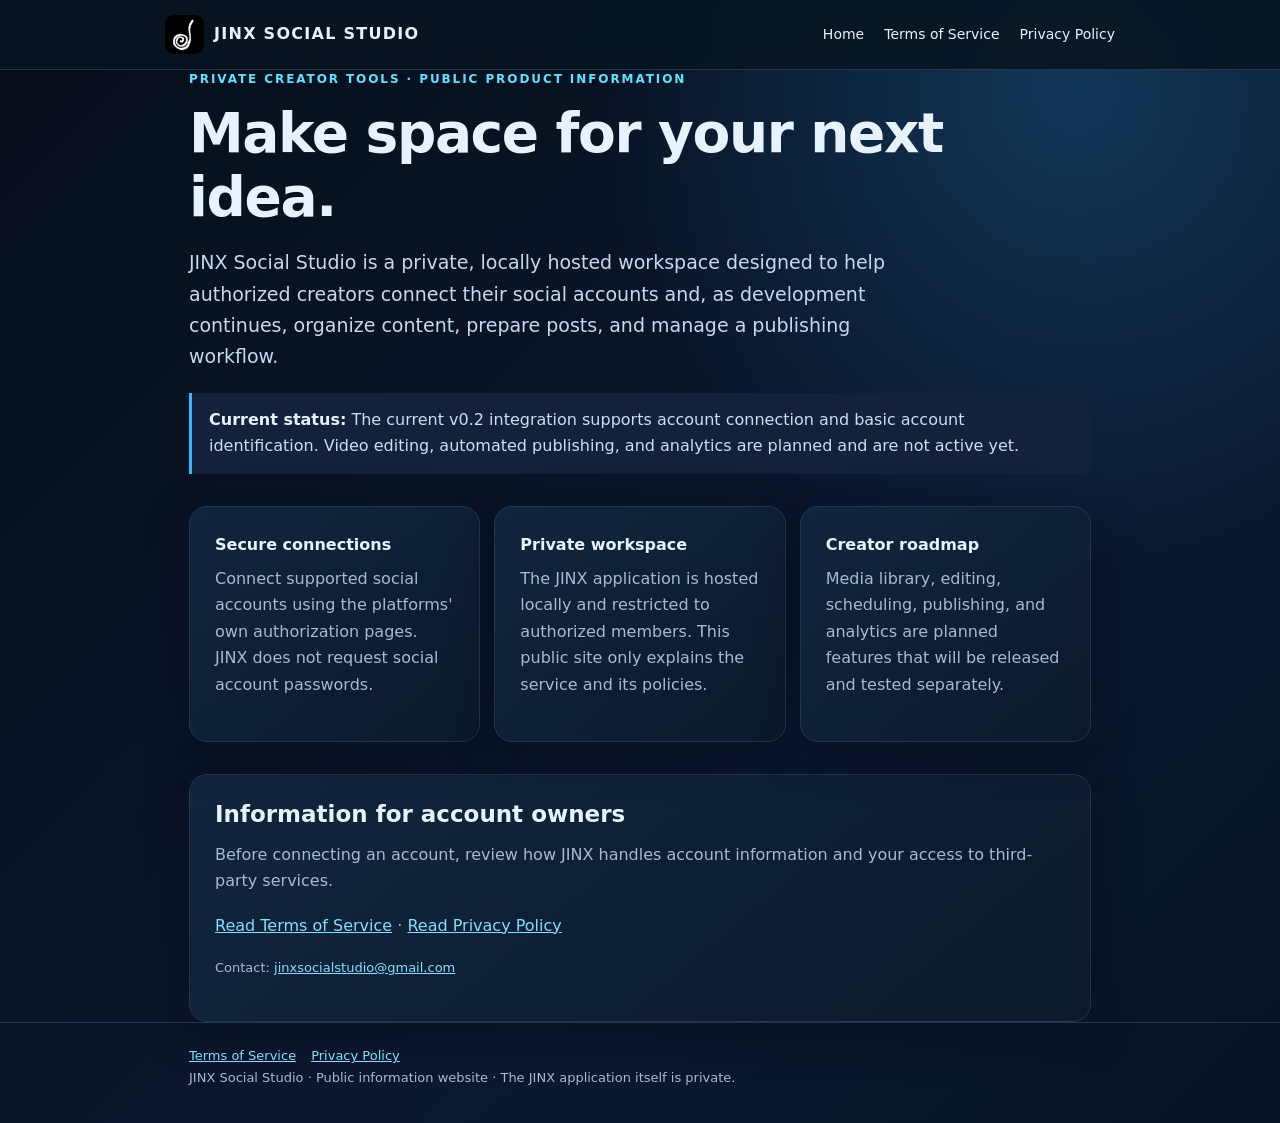
<file: index.html>
<!doctype html><html lang="en"><head><meta charset="utf-8"><meta name="viewport" content="width=device-width,initial-scale=1"><meta name="color-scheme" content="dark"><link rel="icon" href="jinx-icon.png" type="image/png"><link rel="stylesheet" href="styles.css"><title>Home | JINX Social Studio</title><meta name="description" content="JINX Social Studio public information and policies"></head><body><header><div class="shell nav"><a class="brand" href="index.html"><img src="jinx-icon.png" alt="JINX logo">JINX SOCIAL STUDIO</a><nav class="links" aria-label="Main navigation"><a href="index.html">Home</a><a href="terms.html">Terms of Service</a><a href="privacy.html">Privacy Policy</a></nav></div></header><main class="shell"><div class="eyebrow">Private creator tools · Public product information</div><h1>Make space for your next idea.</h1><p class="lead">JINX Social Studio is a private, locally hosted workspace designed to help authorized creators connect their social accounts and, as development continues, organize content, prepare posts, and manage a publishing workflow.</p><div class="callout"><strong>Current status:</strong> The current v0.2 integration supports account connection and basic account identification. Video editing, automated publishing, and analytics are planned and are not active yet.</div><div class="grid"><section class="panel"><div class="small-title">Secure connections</div><p>Connect supported social accounts using the platforms' own authorization pages. JINX does not request social account passwords.</p></section><section class="panel"><div class="small-title">Private workspace</div><p>The JINX application is hosted locally and restricted to authorized members. This public site only explains the service and its policies.</p></section><section class="panel"><div class="small-title">Creator roadmap</div><p>Media library, editing, scheduling, publishing, and analytics are planned features that will be released and tested separately.</p></section></div><section class="panel"><h2 style="margin-top:0">Information for account owners</h2><p>Before connecting an account, review how JINX handles account information and your access to third-party services.</p><p><a href="terms.html">Read Terms of Service</a> · <a href="privacy.html">Read Privacy Policy</a></p><p class="muted">Contact: <a href="mailto:jinxsocialstudio@gmail.com">jinxsocialstudio@gmail.com</a></p></section></main><footer><div class="shell"><div><a href="terms.html">Terms of Service</a><a href="privacy.html">Privacy Policy</a></div><div>JINX Social Studio · Public information website · The JINX application itself is private.</div></div></footer></body></html>
</file>
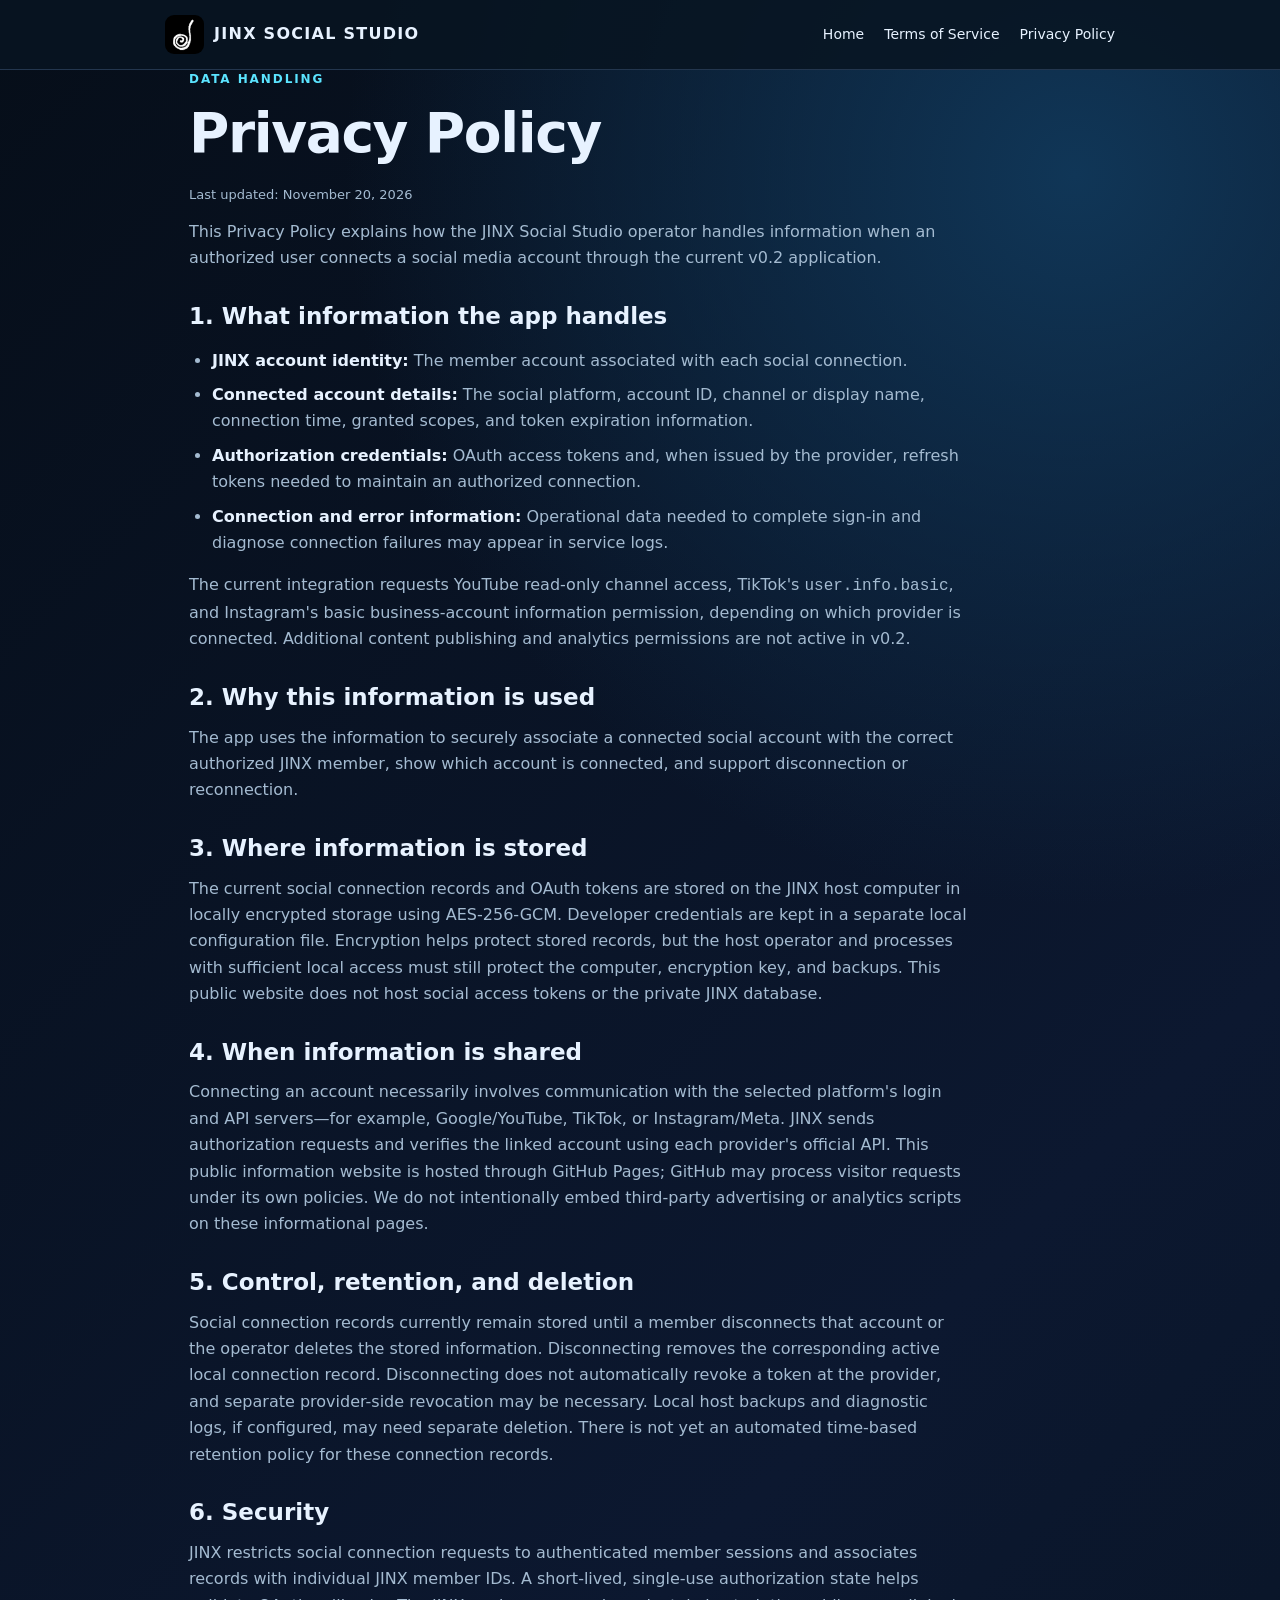
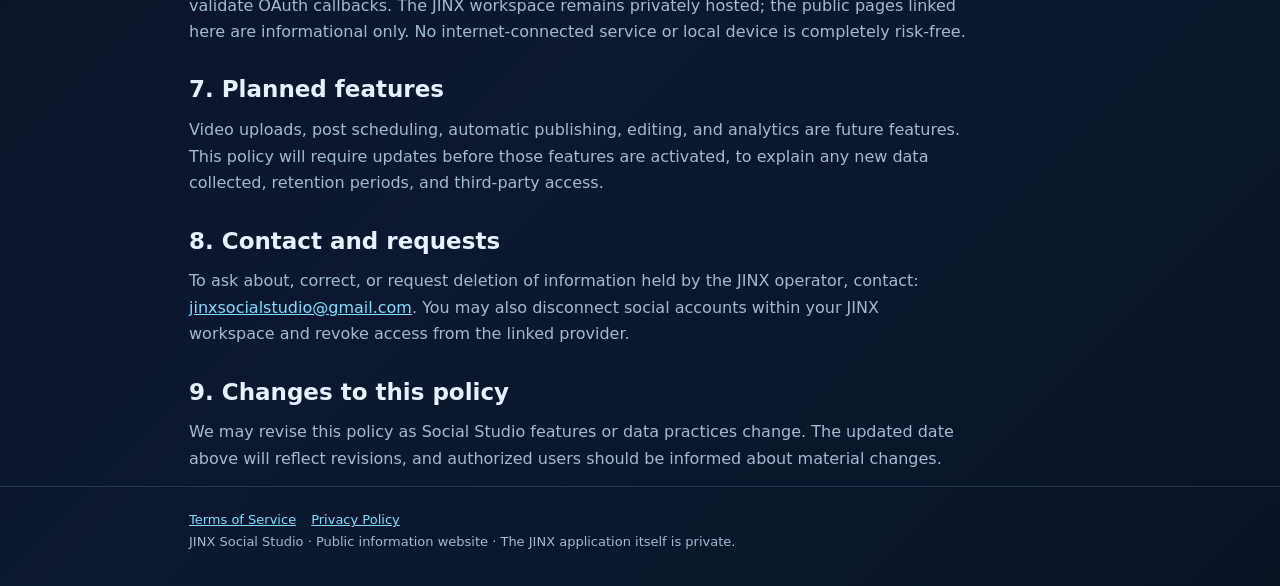
<file: privacy.html>
<!doctype html><html lang="en"><head><meta charset="utf-8"><meta name="viewport" content="width=device-width,initial-scale=1"><meta name="color-scheme" content="dark"><link rel="icon" href="jinx-icon.png" type="image/png"><link rel="stylesheet" href="styles.css"><title>Privacy Policy | JINX Social Studio</title><meta name="description" content="JINX Social Studio public information and policies"></head><body><header><div class="shell nav"><a class="brand" href="index.html"><img src="jinx-icon.png" alt="JINX logo">JINX SOCIAL STUDIO</a><nav class="links" aria-label="Main navigation"><a href="index.html">Home</a><a href="terms.html">Terms of Service</a><a href="privacy.html">Privacy Policy</a></nav></div></header><main class="shell"><div class="content"><div class="eyebrow">Data handling</div><h1>Privacy Policy</h1><p class="muted">Last updated: November 20, 2026</p><p>This Privacy Policy explains how the JINX Social Studio operator handles information when an authorized user connects a social media account through the current v0.2 application.</p><h2>1. What information the app handles</h2><ul><li><strong>JINX account identity:</strong> The member account associated with each social connection.</li><li><strong>Connected account details:</strong> The social platform, account ID, channel or display name, connection time, granted scopes, and token expiration information.</li><li><strong>Authorization credentials:</strong> OAuth access tokens and, when issued by the provider, refresh tokens needed to maintain an authorized connection.</li><li><strong>Connection and error information:</strong> Operational data needed to complete sign-in and diagnose connection failures may appear in service logs.</li></ul><p>The current integration requests YouTube read-only channel access, TikTok's <code>user.info.basic</code>, and Instagram's basic business-account information permission, depending on which provider is connected. Additional content publishing and analytics permissions are not active in v0.2.</p><h2>2. Why this information is used</h2><p>The app uses the information to securely associate a connected social account with the correct authorized JINX member, show which account is connected, and support disconnection or reconnection.</p><h2>3. Where information is stored</h2><p>The current social connection records and OAuth tokens are stored on the JINX host computer in locally encrypted storage using AES-256-GCM. Developer credentials are kept in a separate local configuration file. Encryption helps protect stored records, but the host operator and processes with sufficient local access must still protect the computer, encryption key, and backups. This public website does not host social access tokens or the private JINX database.</p><h2>4. When information is shared</h2><p>Connecting an account necessarily involves communication with the selected platform's login and API servers—for example, Google/YouTube, TikTok, or Instagram/Meta. JINX sends authorization requests and verifies the linked account using each provider's official API. This public information website is hosted through GitHub Pages; GitHub may process visitor requests under its own policies. We do not intentionally embed third-party advertising or analytics scripts on these informational pages.</p><h2>5. Control, retention, and deletion</h2><p>Social connection records currently remain stored until a member disconnects that account or the operator deletes the stored information. Disconnecting removes the corresponding active local connection record. Disconnecting does not automatically revoke a token at the provider, and separate provider-side revocation may be necessary. Local host backups and diagnostic logs, if configured, may need separate deletion. There is not yet an automated time-based retention policy for these connection records.</p><h2>6. Security</h2><p>JINX restricts social connection requests to authenticated member sessions and associates records with individual JINX member IDs. A short-lived, single-use authorization state helps validate OAuth callbacks. The JINX workspace remains privately hosted; the public pages linked here are informational only. No internet-connected service or local device is completely risk-free.</p><h2>7. Planned features</h2><p>Video uploads, post scheduling, automatic publishing, editing, and analytics are future features. This policy will require updates before those features are activated, to explain any new data collected, retention periods, and third-party access.</p><h2>8. Contact and requests</h2><p>To ask about, correct, or request deletion of information held by the JINX operator, contact: <a href="mailto:jinxsocialstudio@gmail.com">jinxsocialstudio@gmail.com</a>. You may also disconnect social accounts within your JINX workspace and revoke access from the linked provider.</p><h2>9. Changes to this policy</h2><p>We may revise this policy as Social Studio features or data practices change. The updated date above will reflect revisions, and authorized users should be informed about material changes.</p></div></main><footer><div class="shell"><div><a href="terms.html">Terms of Service</a><a href="privacy.html">Privacy Policy</a></div><div>JINX Social Studio · Public information website · The JINX application itself is private.</div></div></footer></body></html>
</file>
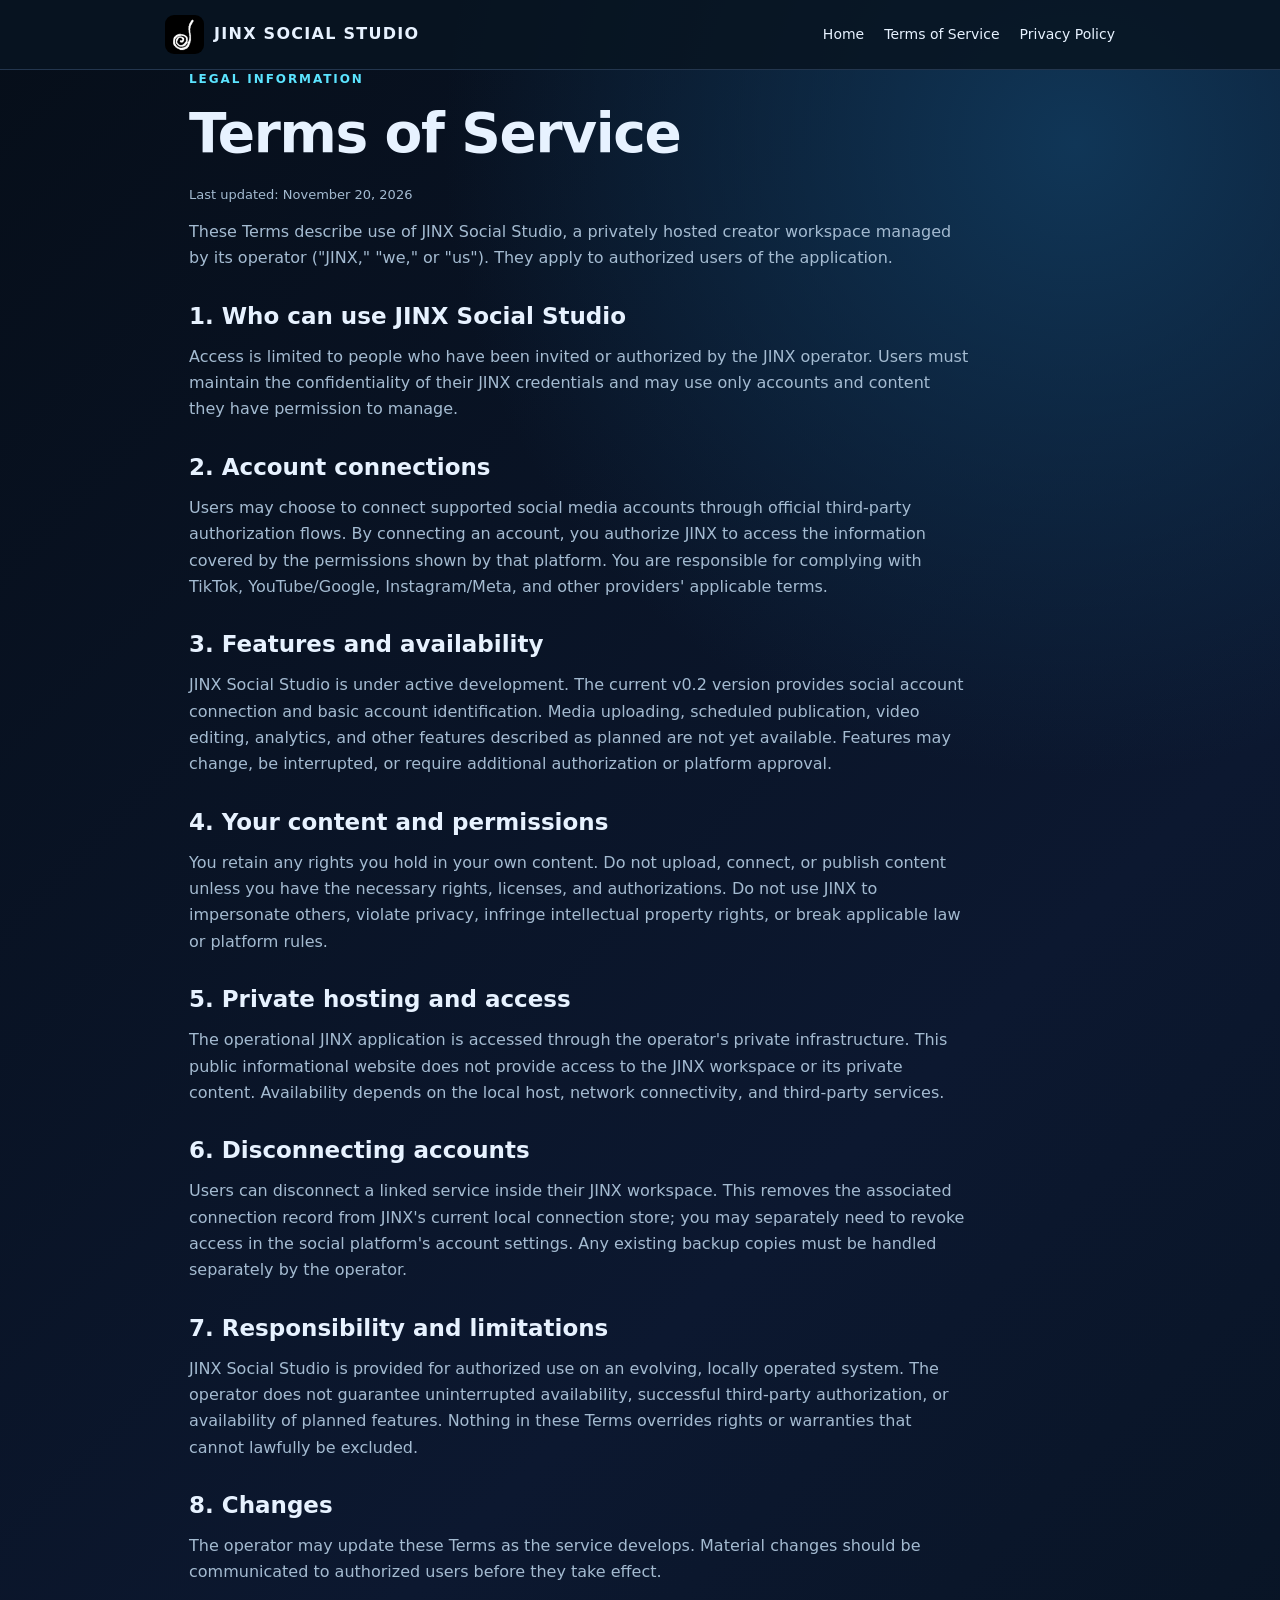
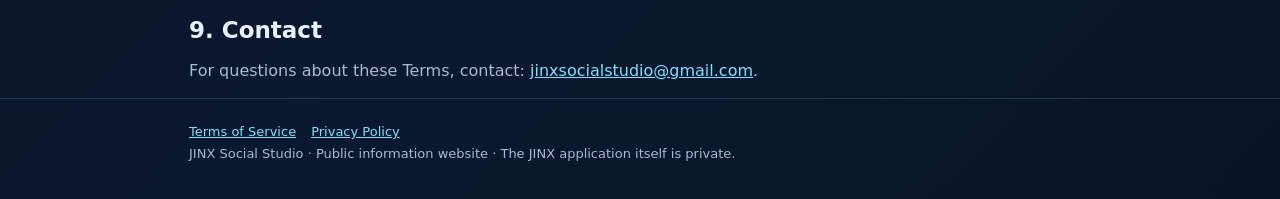
<file: terms.html>
<!doctype html><html lang="en"><head><meta charset="utf-8"><meta name="viewport" content="width=device-width,initial-scale=1"><meta name="color-scheme" content="dark"><link rel="icon" href="jinx-icon.png" type="image/png"><link rel="stylesheet" href="styles.css"><title>Terms of Service | JINX Social Studio</title><meta name="description" content="JINX Social Studio public information and policies"></head><body><header><div class="shell nav"><a class="brand" href="index.html"><img src="jinx-icon.png" alt="JINX logo">JINX SOCIAL STUDIO</a><nav class="links" aria-label="Main navigation"><a href="index.html">Home</a><a href="terms.html">Terms of Service</a><a href="privacy.html">Privacy Policy</a></nav></div></header><main class="shell"><div class="content"><div class="eyebrow">Legal information</div><h1>Terms of Service</h1><p class="muted">Last updated: November 20, 2026</p><p>These Terms describe use of JINX Social Studio, a privately hosted creator workspace managed by its operator ("JINX," "we," or "us"). They apply to authorized users of the application.</p><h2>1. Who can use JINX Social Studio</h2><p>Access is limited to people who have been invited or authorized by the JINX operator. Users must maintain the confidentiality of their JINX credentials and may use only accounts and content they have permission to manage.</p><h2>2. Account connections</h2><p>Users may choose to connect supported social media accounts through official third-party authorization flows. By connecting an account, you authorize JINX to access the information covered by the permissions shown by that platform. You are responsible for complying with TikTok, YouTube/Google, Instagram/Meta, and other providers' applicable terms.</p><h2>3. Features and availability</h2><p>JINX Social Studio is under active development. The current v0.2 version provides social account connection and basic account identification. Media uploading, scheduled publication, video editing, analytics, and other features described as planned are not yet available. Features may change, be interrupted, or require additional authorization or platform approval.</p><h2>4. Your content and permissions</h2><p>You retain any rights you hold in your own content. Do not upload, connect, or publish content unless you have the necessary rights, licenses, and authorizations. Do not use JINX to impersonate others, violate privacy, infringe intellectual property rights, or break applicable law or platform rules.</p><h2>5. Private hosting and access</h2><p>The operational JINX application is accessed through the operator's private infrastructure. This public informational website does not provide access to the JINX workspace or its private content. Availability depends on the local host, network connectivity, and third-party services.</p><h2>6. Disconnecting accounts</h2><p>Users can disconnect a linked service inside their JINX workspace. This removes the associated connection record from JINX's current local connection store; you may separately need to revoke access in the social platform's account settings. Any existing backup copies must be handled separately by the operator.</p><h2>7. Responsibility and limitations</h2><p>JINX Social Studio is provided for authorized use on an evolving, locally operated system. The operator does not guarantee uninterrupted availability, successful third-party authorization, or availability of planned features. Nothing in these Terms overrides rights or warranties that cannot lawfully be excluded.</p><h2>8. Changes</h2><p>The operator may update these Terms as the service develops. Material changes should be communicated to authorized users before they take effect.</p><h2>9. Contact</h2><p>For questions about these Terms, contact: <a href="mailto:jinxsocialstudio@gmail.com">jinxsocialstudio@gmail.com</a>.</p></div></main><footer><div class="shell"><div><a href="terms.html">Terms of Service</a><a href="privacy.html">Privacy Policy</a></div><div>JINX Social Studio · Public information website · The JINX application itself is private.</div></div></footer></body></html>
</file>
<file: styles.css>
:root{color-scheme:dark;--bg:#07101d;--card:#0e1c31;--line:#23364e;--text:#e7f2ff;--sub:#a4bbd1;--blue:#33bbff;--accent:#5be4ff}*{box-sizing:border-box}html{scroll-behavior:smooth}body{margin:0;background:radial-gradient(circle at 84% 8%,#103657 0%,transparent 32%),linear-gradient(135deg,#060e19,#0c1830 65%,#081424);color:var(--text);font:16px/1.65 system-ui,-apple-system,Segoe UI,Roboto,sans-serif;min-height:100vh}a{color:#81dfff}a:focus-visible{outline:3px solid var(--accent);outline-offset:4px;border-radius:3px}.shell{max-width:950px;margin:auto;padding:0 24px}header{border-bottom:1px solid var(--line);background:#071421db}.nav{display:flex;align-items:center;justify-content:space-between;gap:18px;flex-wrap:wrap;padding:15px 0}.brand{display:flex;align-items:center;gap:10px;color:var(--text);text-decoration:none;font-weight:700;letter-spacing:.08em}.brand img{width:39px;height:39px;object-fit:contain;border-radius:9px}.links{display:flex;gap:20px;flex-wrap:wrap}.links a{color:var(--text);text-decoration:none;font-size:14px}.links a:hover{text-decoration:underline;color:var(--accent)}main{padding:55px 0 80px}.eyebrow{font-size:12px;letter-spacing:.16em;text-transform:uppercase;color:var(--accent);font-weight:800}h1{font-size:clamp(32px,5.2vw,55px);line-height:1.16;margin:12px 0 18px;letter-spacing:-.025em}h2{font-size:23px;line-height:1.3;margin:35px 0 12px}p{margin:0 0 18px;color:var(--sub)}strong{color:var(--text)}.lead{max-width:710px;font-size:19px;color:#c4d9f1}.panel{background:linear-gradient(140deg,#10263e,#0b192b);border:1px solid var(--line);border-radius:18px;padding:25px;box-shadow:0 10px 45px #050a1670}.grid{display:grid;grid-template-columns:repeat(3,minmax(0,1fr));gap:14px;margin:32px 0}.small-title{color:var(--text);font-weight:800;margin-bottom:8px}.callout{border-left:3px solid var(--blue);background:#12223a;padding:14px 17px;border-radius:0 10px 10px 0;margin:20px 0;color:#cbdef2}.content{max-width:780px}.content ul{color:var(--sub);padding-left:23px}.content li{margin:8px 0}.content p{margin-bottom:14px}.content h2{margin-top:30px}footer{border-top:1px solid var(--line);padding:22px 0 35px;color:var(--sub);font-size:13px}footer a{margin-right:15px}.muted{font-size:13px;color:var(--sub)}@media(max-width:680px){.grid{grid-template-columns:1fr}main{padding:38px 0 65px}.nav{align-items:flex-start}}
</file>
